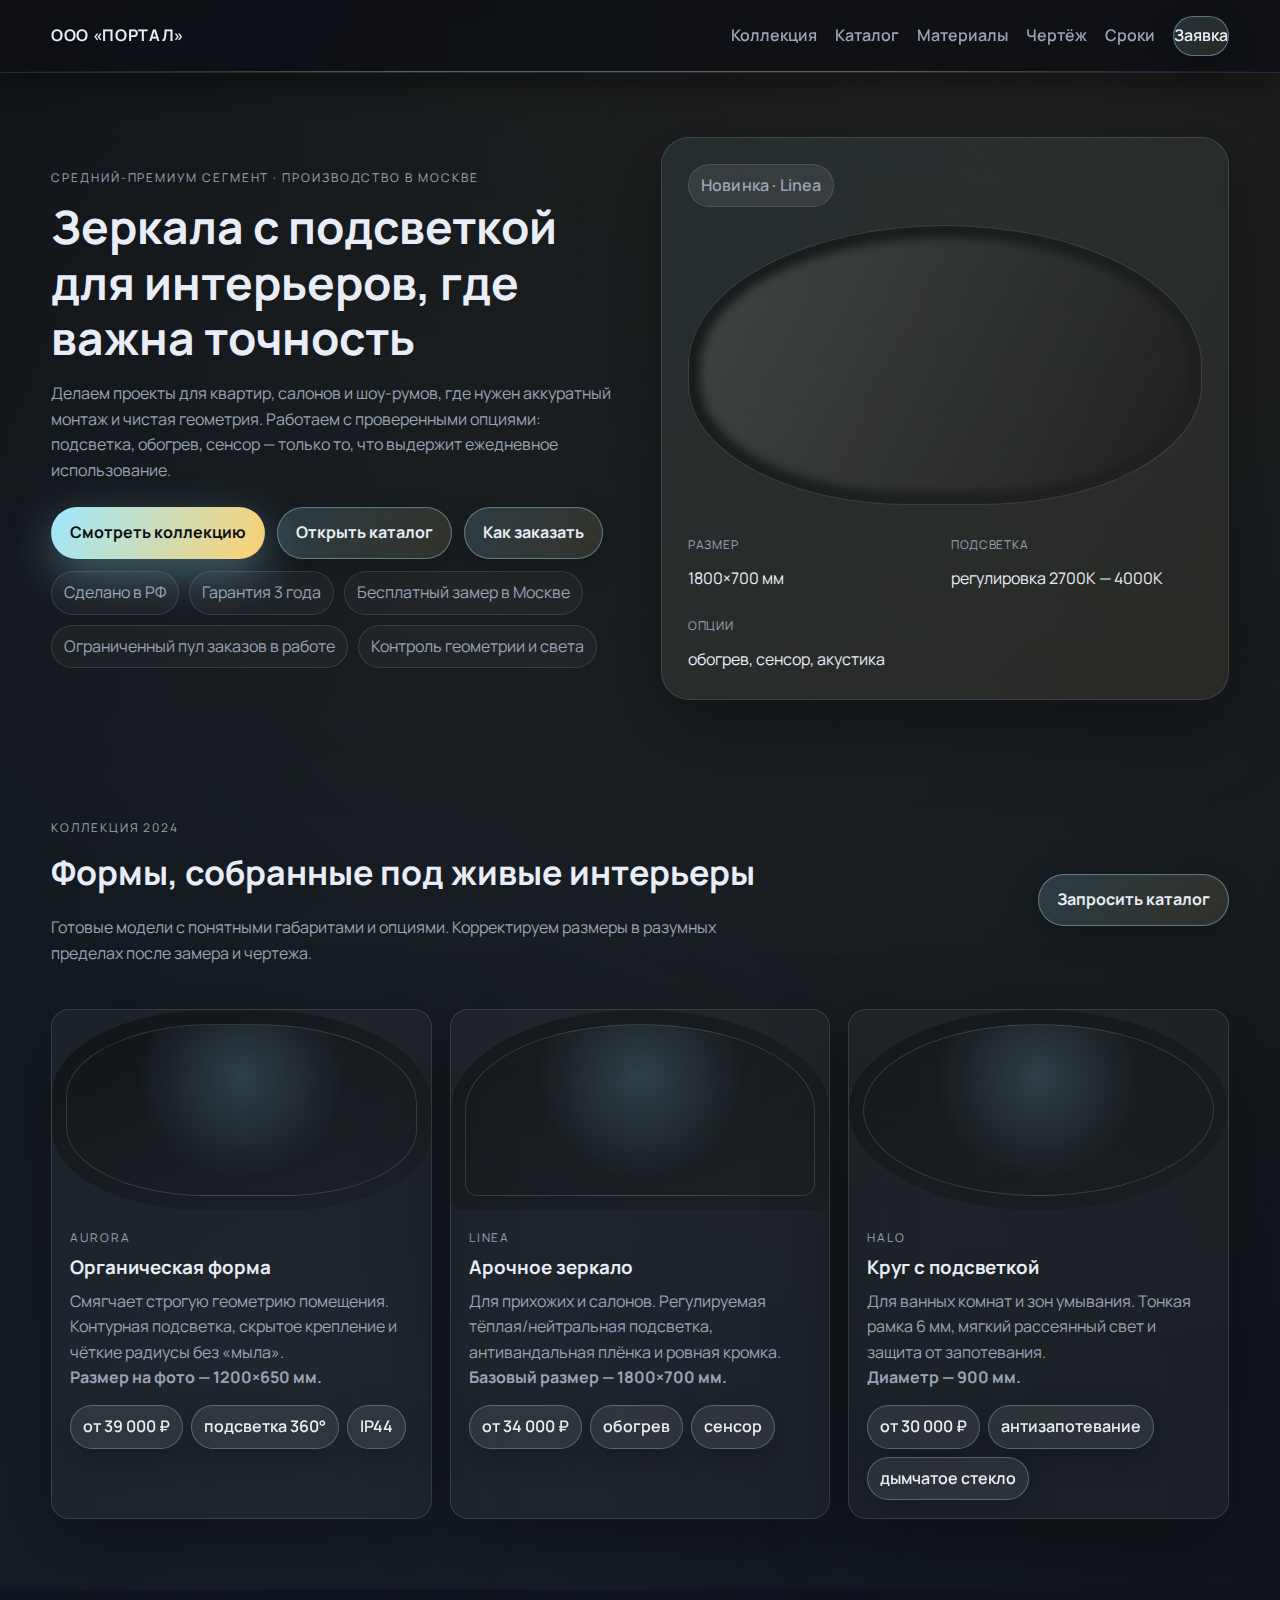
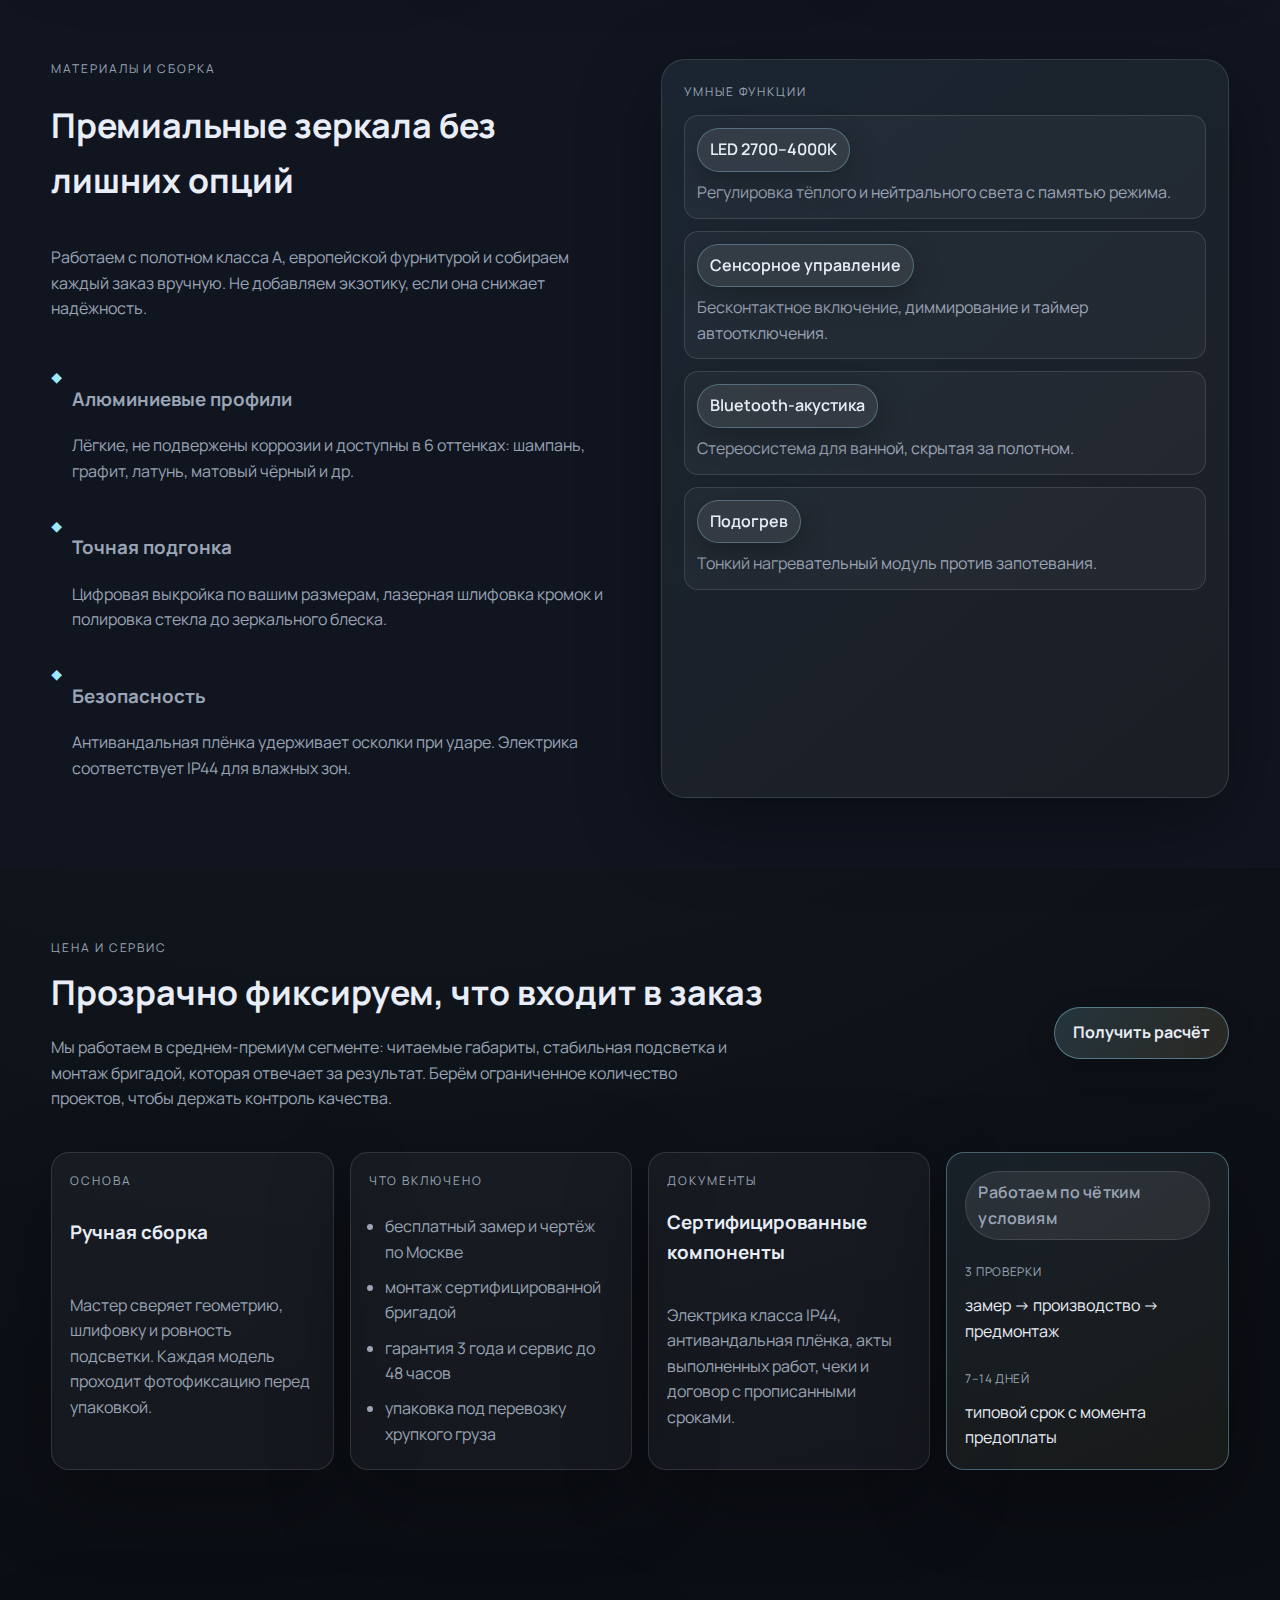
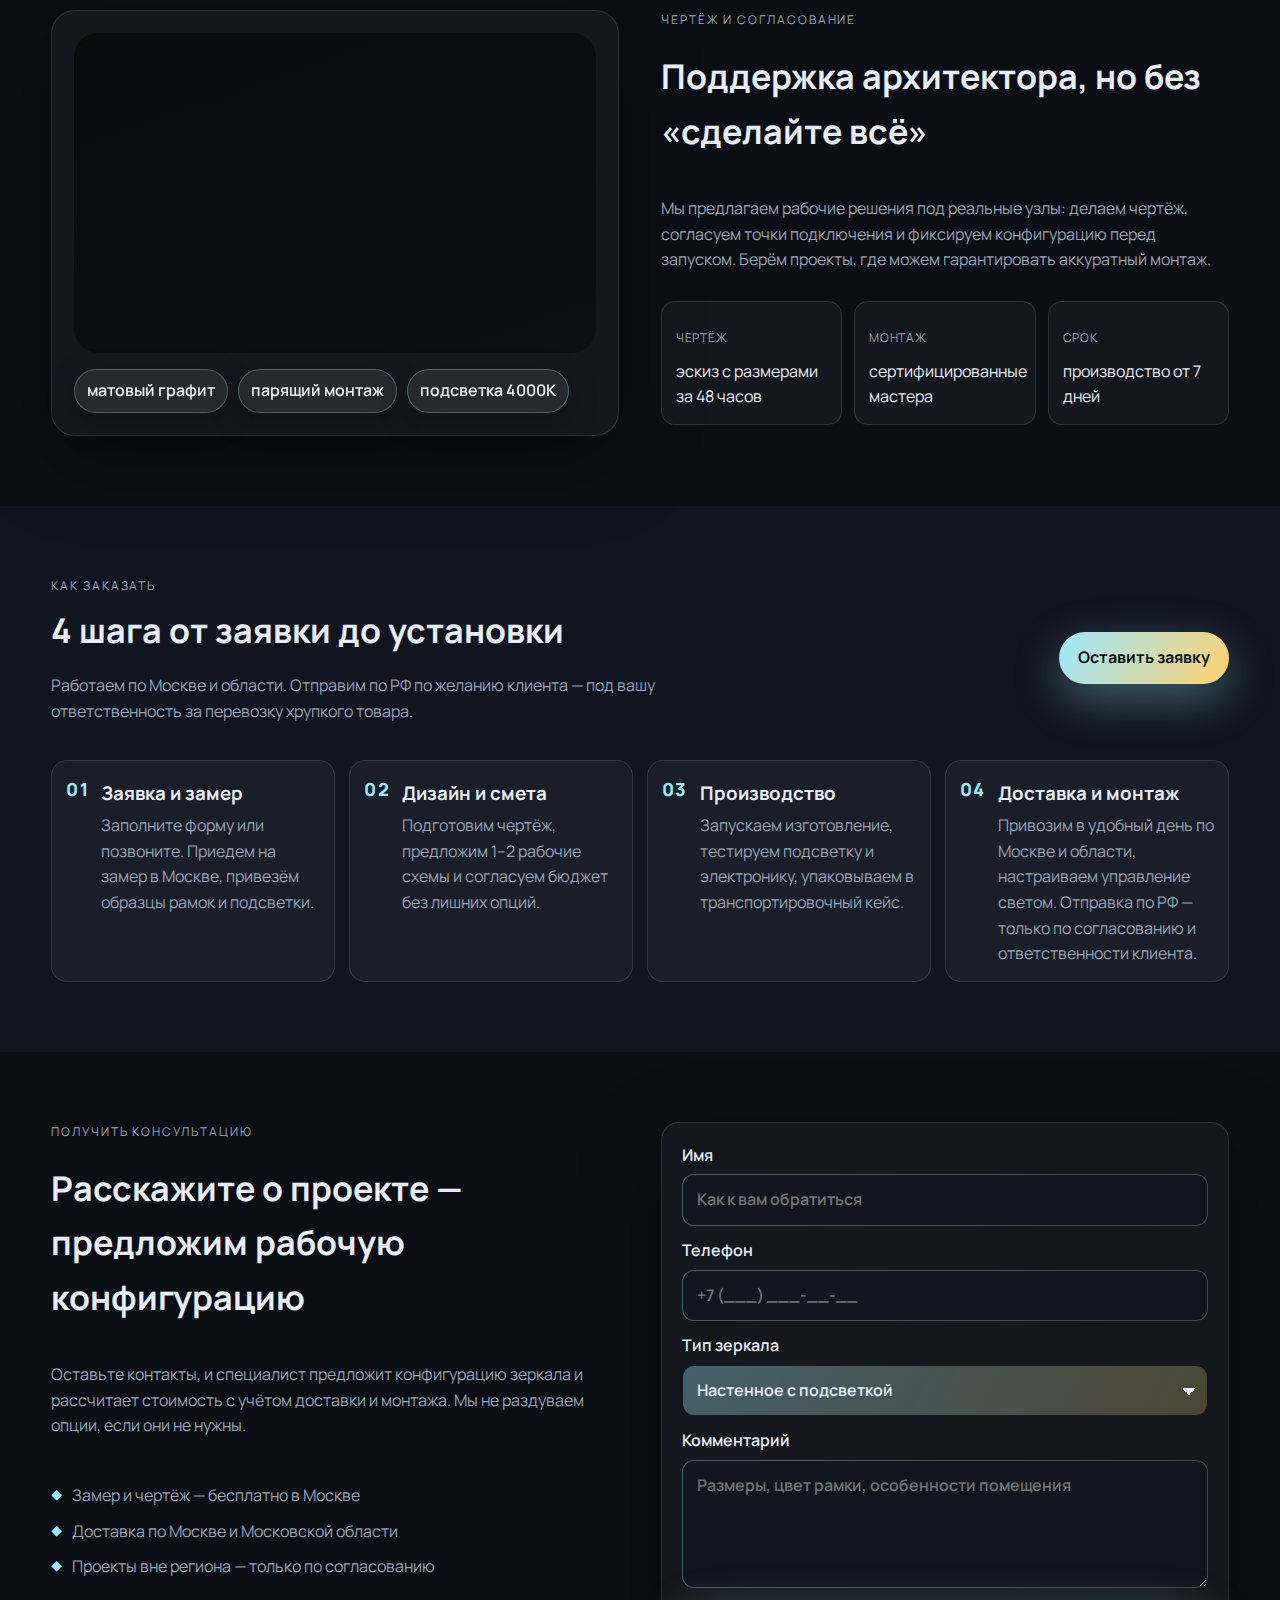
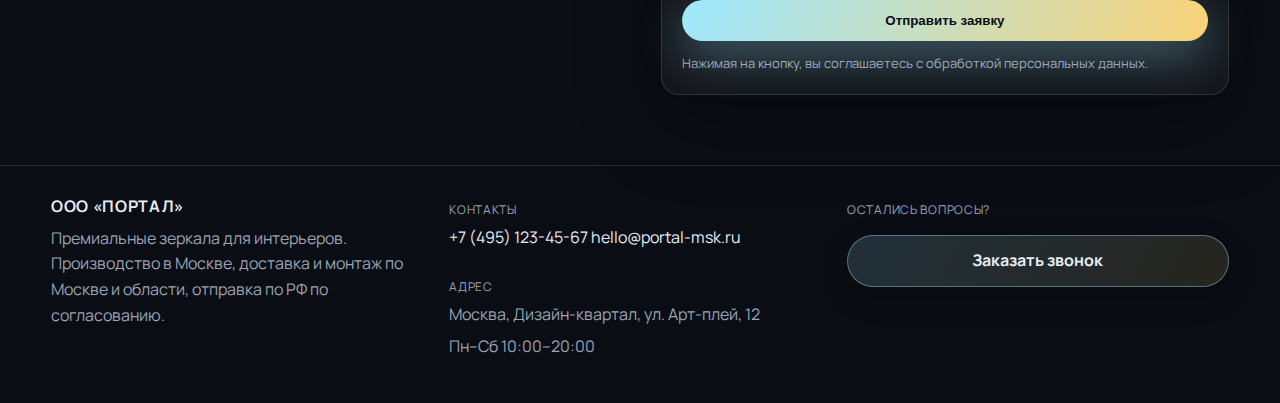
<file: index.html>
<!DOCTYPE html>
<html lang="ru">
<head>
  <meta charset="UTF-8">
  <meta name="viewport" content="width=device-width, initial-scale=1.0">
  <title>ООО «Портал» | Премиальные зеркала для интерьера</title>
  <link rel="preconnect" href="https://fonts.googleapis.com">
  <link rel="preconnect" href="https://fonts.gstatic.com" crossorigin>
  <link href="https://fonts.googleapis.com/css2?family=Manrope:wght@400;500;600;700&display=swap" rel="stylesheet">
  <link rel="stylesheet" href="styles.css">
</head>
<body>
  <header class="topbar">
    <div class="container">
      <div class="logo">ООО «Портал»</div>
      <nav class="nav">
        <a href="#collection">Коллекция</a>
        <a href="catalog.html">Каталог</a>
        <a href="#benefits">Материалы</a>
        <a href="#designer">Чертёж</a>
        <a href="#process">Сроки</a>
        <a class="button ghost" href="#contact">Заявка</a>
      </nav>
    </div>
  </header>

  <main>
    <section class="hero" id="top">
      <div class="container grid">
        <div class="hero__content">
          <p class="eyebrow">Средний-премиум сегмент · Производство в Москве</p>
          <h1>Зеркала с подсветкой для интерьеров, где важна точность</h1>
          <p class="lede">Делаем проекты для квартир, салонов и шоу-румов, где нужен аккуратный монтаж и чистая геометрия. Работаем с проверенными опциями: подсветка, обогрев, сенсор — только то, что выдержит ежедневное использование.</p>
          <div class="hero__actions">
            <a class="button" href="#collection">Смотреть коллекцию</a>
            <a class="button ghost" href="catalog.html">Открыть каталог</a>
            <a class="button ghost" href="#process">Как заказать</a>
          </div>
          <div class="badges">
            <span>Сделано в РФ</span>
            <span>Гарантия 3 года</span>
            <span>Бесплатный замер в Москве</span>
            <span>Ограниченный пул заказов в работе</span>
            <span>Контроль геометрии и света</span>
          </div>
        </div>
        <div class="hero__visual">
          <div class="hero__card">
            <div class="pill">Новинка · Linea</div>
            <div class="mirror-shape"></div>
            <div class="hero__meta">
              <div>
                <p class="label">Размер</p>
                <p class="value">1800×700 мм</p>
              </div>
              <div>
                <p class="label">Подсветка</p>
                <p class="value">регулировка 2700K — 4000K</p>
              </div>
              <div>
                <p class="label">Опции</p>
                <p class="value">обогрев, сенсор, акустика</p>
              </div>
            </div>
          </div>
        </div>
      </div>
    </section>

    <section class="section" id="collection">
      <div class="container">
        <div class="section__head">
          <div>
            <p class="eyebrow">Коллекция 2024</p>
            <h2>Формы, собранные под живые интерьеры</h2>
            <p class="lede">Готовые модели с понятными габаритами и опциями. Корректируем размеры в разумных пределах после замера и чертежа.</p>
          </div>
          <a class="button ghost" href="#contact">Запросить каталог</a>
        </div>
        <div class="cards">
          <article class="card">
            <div class="card__image oval"></div>
            <div class="card__body">
              <div>
                <p class="eyebrow">Aurora</p>
                <h3>Органическая форма</h3>
                <p>Смягчает строгую геометрию помещения. Контурная подсветка, скрытое крепление и чёткие радиусы без «мыла».</p>
                <p class="size">Размер на фото — 1200×650 мм.</p>
              </div>
              <div class="chip-row">
                <span class="chip">от 39 000 ₽</span>
                <span class="chip">подсветка 360°</span>
                <span class="chip">IP44</span>
              </div>
            </div>
          </article>
          <article class="card">
            <div class="card__image arch"></div>
            <div class="card__body">
              <div>
                <p class="eyebrow">Linea</p>
                <h3>Арочное зеркало</h3>
                <p>Для прихожих и салонов. Регулируемая тёплая/нейтральная подсветка, антивандальная плёнка и ровная кромка.</p>
                <p class="size">Базовый размер — 1800×700 мм.</p>
              </div>
              <div class="chip-row">
                <span class="chip">от 34 000 ₽</span>
                <span class="chip">обогрев</span>
                <span class="chip">сенсор</span>
              </div>
            </div>
          </article>
          <article class="card">
            <div class="card__image round"></div>
            <div class="card__body">
              <div>
                <p class="eyebrow">Halo</p>
                <h3>Круг с подсветкой</h3>
                <p>Для ванных комнат и зон умывания. Тонкая рамка 6 мм, мягкий рассеянный свет и защита от запотевания.</p>
                <p class="size">Диаметр — 900 мм.</p>
              </div>
              <div class="chip-row">
                <span class="chip">от 30 000 ₽</span>
                <span class="chip">антизапотевание</span>
                <span class="chip">дымчатое стекло</span>
              </div>
            </div>
          </article>
        </div>
      </div>
    </section>

    <section class="section muted" id="benefits">
      <div class="container grid two-col">
        <div class="stack">
          <p class="eyebrow">Материалы и сборка</p>
          <h2>Премиальные зеркала без лишних опций</h2>
          <p class="lede">Работаем с полотном класса A, европейской фурнитурой и собираем каждый заказ вручную. Не добавляем экзотику, если она снижает надёжность.</p>
          <ul class="feature-list">
            <li>
              <span class="icon">◆</span>
              <div>
                <h3>Алюминиевые профили</h3>
                <p>Лёгкие, не подвержены коррозии и доступны в 6 оттенках: шампань, графит, латунь, матовый чёрный и др.</p>
              </div>
            </li>
            <li>
              <span class="icon">◆</span>
              <div>
                <h3>Точная подгонка</h3>
                <p>Цифровая выкройка по вашим размерам, лазерная шлифовка кромок и полировка стекла до зеркального блеска.</p>
              </div>
            </li>
            <li>
              <span class="icon">◆</span>
              <div>
                <h3>Безопасность</h3>
                <p>Антивандальная плёнка удерживает осколки при ударе. Электрика соответствует IP44 для влажных зон.</p>
              </div>
            </li>
          </ul>
        </div>
        <div class="glass-panel">
          <p class="eyebrow">Умные функции</p>
          <ul class="chip-column">
            <li><span class="chip">LED 2700–4000K</span><p>Регулировка тёплого и нейтрального света с памятью режима.</p></li>
            <li><span class="chip">Сенсорное управление</span><p>Бесконтактное включение, диммирование и таймер автоотключения.</p></li>
            <li><span class="chip">Bluetooth-акустика</span><p>Стереосистема для ванной, скрытая за полотном.</p></li>
            <li><span class="chip">Подогрев</span><p>Тонкий нагревательный модуль против запотевания.</p></li>
          </ul>
        </div>
      </div>
    </section>

    <section class="section" id="objections">
      <div class="container">
        <div class="section__head">
          <div>
            <p class="eyebrow">Цена и сервис</p>
            <h2>Прозрачно фиксируем, что входит в заказ</h2>
            <p class="lede">Мы работаем в среднем-премиум сегменте: читаемые габариты, стабильная подсветка и монтаж бригадой, которая отвечает за результат. Берём ограниченное количество проектов, чтобы держать контроль качества.</p>
          </div>
          <a class="button ghost" href="#contact">Получить расчёт</a>
        </div>
        <div class="trust-grid">
          <article class="trust-card">
            <p class="eyebrow">Основа</p>
            <h3>Ручная сборка</h3>
            <p>Мастер сверяет геометрию, шлифовку и ровность подсветки. Каждая модель проходит фотофиксацию перед упаковкой.</p>
          </article>
          <article class="trust-card">
            <p class="eyebrow">Что включено</p>
            <ul>
              <li>бесплатный замер и чертёж по Москве</li>
              <li>монтаж сертифицированной бригадой</li>
              <li>гарантия 3 года и сервис до 48 часов</li>
              <li>упаковка под перевозку хрупкого груза</li>
            </ul>
          </article>
          <article class="trust-card">
            <p class="eyebrow">Документы</p>
            <h3>Сертифицированные компоненты</h3>
            <p>Электрика класса IP44, антивандальная плёнка, акты выполненных работ, чеки и договор с прописанными сроками.</p>
          </article>
          <article class="trust-card highlight">
            <div class="pill">Работаем по чётким условиям</div>
            <div class="metrics">
              <div>
                <p class="label">3 проверки</p>
                <p class="value">замер → производство → предмонтаж</p>
              </div>
              <div>
                <p class="label">7–14 дней</p>
                <p class="value">типовой срок с момента предоплаты</p>
              </div>
            </div>
          </article>
        </div>
      </div>
    </section>

    <section class="section" id="designer">
      <div class="container grid two-col">
        <div class="showcase">
          <div class="showcase__frame">
            <div class="showcase__mirror"></div>
            <div class="showcase__accent"></div>
          </div>
          <div class="showcase__tags">
            <span class="chip">матовый графит</span>
            <span class="chip">парящий монтаж</span>
            <span class="chip">подсветка 4000K</span>
          </div>
        </div>
        <div class="stack">
          <p class="eyebrow">Чертёж и согласование</p>
          <h2>Поддержка архитектора, но без «сделайте всё»</h2>
          <p class="lede">Мы предлагаем рабочие решения под реальные узлы: делаем чертёж, согласуем точки подключения и фиксируем конфигурацию перед запуском. Берём проекты, где можем гарантировать аккуратный монтаж.</p>
          <div class="pill-grid">
            <div class="pill-card">
              <p class="label">Чертёж</p>
              <p class="value">эскиз с размерами за 48 часов</p>
            </div>
            <div class="pill-card">
              <p class="label">Монтаж</p>
              <p class="value">сертифицированные мастера</p>
            </div>
            <div class="pill-card">
              <p class="label">Срок</p>
              <p class="value">производство от 7 дней</p>
            </div>
          </div>
        </div>
      </div>
    </section>

    <section class="section muted" id="process">
      <div class="container">
        <div class="section__head">
          <div>
            <p class="eyebrow">Как заказать</p>
            <h2>4 шага от заявки до установки</h2>
            <p class="lede">Работаем по Москве и области. Отправим по РФ по желанию клиента — под вашу ответственность за перевозку хрупкого товара.</p>
          </div>
          <a class="button" href="#contact">Оставить заявку</a>
        </div>
        <div class="steps">
          <div class="step">
            <span class="step__index">01</span>
            <div>
              <h3>Заявка и замер</h3>
              <p>Заполните форму или позвоните. Приедем на замер в Москве, привезём образцы рамок и подсветки.</p>
            </div>
          </div>
          <div class="step">
            <span class="step__index">02</span>
            <div>
              <h3>Дизайн и смета</h3>
              <p>Подготовим чертёж, предложим 1–2 рабочие схемы и согласуем бюджет без лишних опций.</p>
            </div>
          </div>
          <div class="step">
            <span class="step__index">03</span>
            <div>
              <h3>Производство</h3>
              <p>Запускаем изготовление, тестируем подсветку и электронику, упаковываем в транспортировочный кейс.</p>
            </div>
          </div>
          <div class="step">
            <span class="step__index">04</span>
            <div>
              <h3>Доставка и монтаж</h3>
              <p>Привозим в удобный день по Москве и области, настраиваем управление светом. Отправка по РФ — только по согласованию и ответственности клиента.</p>
            </div>
          </div>
        </div>
      </div>
    </section>

    <section class="section" id="contact">
      <div class="container grid two-col">
        <div class="stack">
          <p class="eyebrow">Получить консультацию</p>
          <h2>Расскажите о проекте — предложим рабочую конфигурацию</h2>
          <p class="lede">Оставьте контакты, и специалист предложит конфигурацию зеркала и рассчитает стоимость с учётом доставки и монтажа. Мы не раздуваем опции, если они не нужны.</p>
          <ul class="feature-list compact">
            <li><span class="icon">◆</span>Замер и чертёж — бесплатно в Москве</li>
            <li><span class="icon">◆</span>Доставка по Москве и Московской области</li>
            <li><span class="icon">◆</span>Проекты вне региона — только по согласованию</li>
          </ul>
        </div>
        <form class="form">
          <label>
            Имя
            <input type="text" name="name" placeholder="Как к вам обратиться" required>
          </label>
          <label>
            Телефон
            <input type="tel" name="phone" placeholder="+7 (___) ___-__-__" required>
          </label>
          <label>
            Тип зеркала
            <select name="type">
              <option>Настенное с подсветкой</option>
              <option>Напольное дизайнерское</option>
              <option>Для ванной комнаты</option>
              <option>По индивидуальному эскизу</option>
            </select>
          </label>
          <label>
            Комментарий
            <textarea name="comment" rows="4" placeholder="Размеры, цвет рамки, особенности помещения"></textarea>
          </label>
          <button type="submit" class="button">Отправить заявку</button>
          <p class="form__note">Нажимая на кнопку, вы соглашаетесь с обработкой персональных данных.</p>
        </form>
      </div>
    </section>
  </main>

  <footer class="footer">
    <div class="container footer__grid">
      <div>
        <div class="logo">ООО «Портал»</div>
        <p>Премиальные зеркала для интерьеров. Производство в Москве, доставка и монтаж по Москве и области, отправка по РФ по согласованию.</p>
      </div>
      <div class="footer__links">
        <div>
          <p class="label">Контакты</p>
          <a href="tel:+74951234567">+7 (495) 123-45-67</a>
          <a href="mailto:hello@portal-msk.ru">hello@portal-msk.ru</a>
        </div>
        <div>
          <p class="label">Адрес</p>
          <p>Москва, Дизайн-квартал, ул. Арт-плей, 12</p>
          <p>Пн–Сб 10:00–20:00</p>
        </div>
      </div>
      <div class="footer__cta">
        <p class="label">Остались вопросы?</p>
        <a class="button ghost" href="#contact">Заказать звонок</a>
      </div>
    </div>
  </footer>

  <script>
    const navLinks = document.querySelectorAll('a[href^="#"]');
    navLinks.forEach((link) => {
      link.addEventListener('click', (event) => {
        const targetId = link.getAttribute('href');
        if (targetId.length > 1) {
          event.preventDefault();
          const section = document.querySelector(targetId);
          section?.scrollIntoView({ behavior: 'smooth' });
        }
      });
    });
  </script>
</body>
</html>
</file>
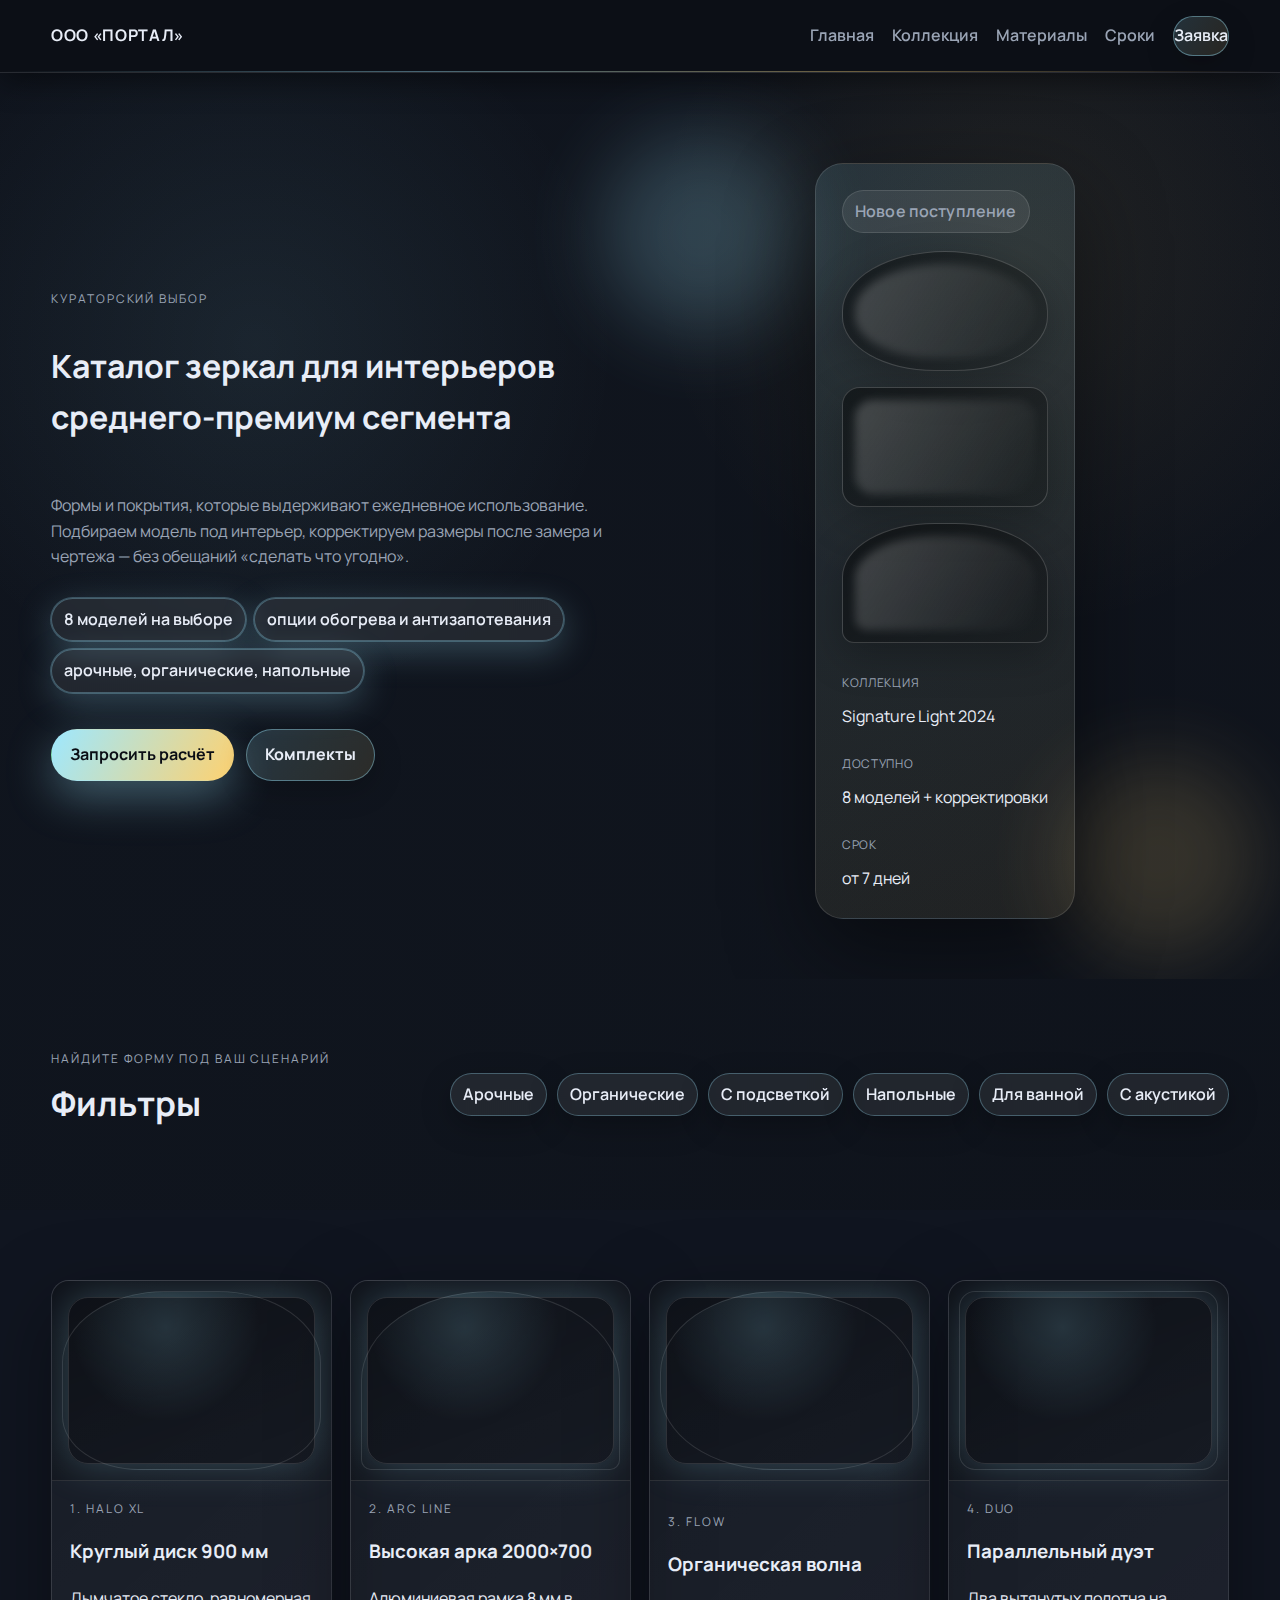
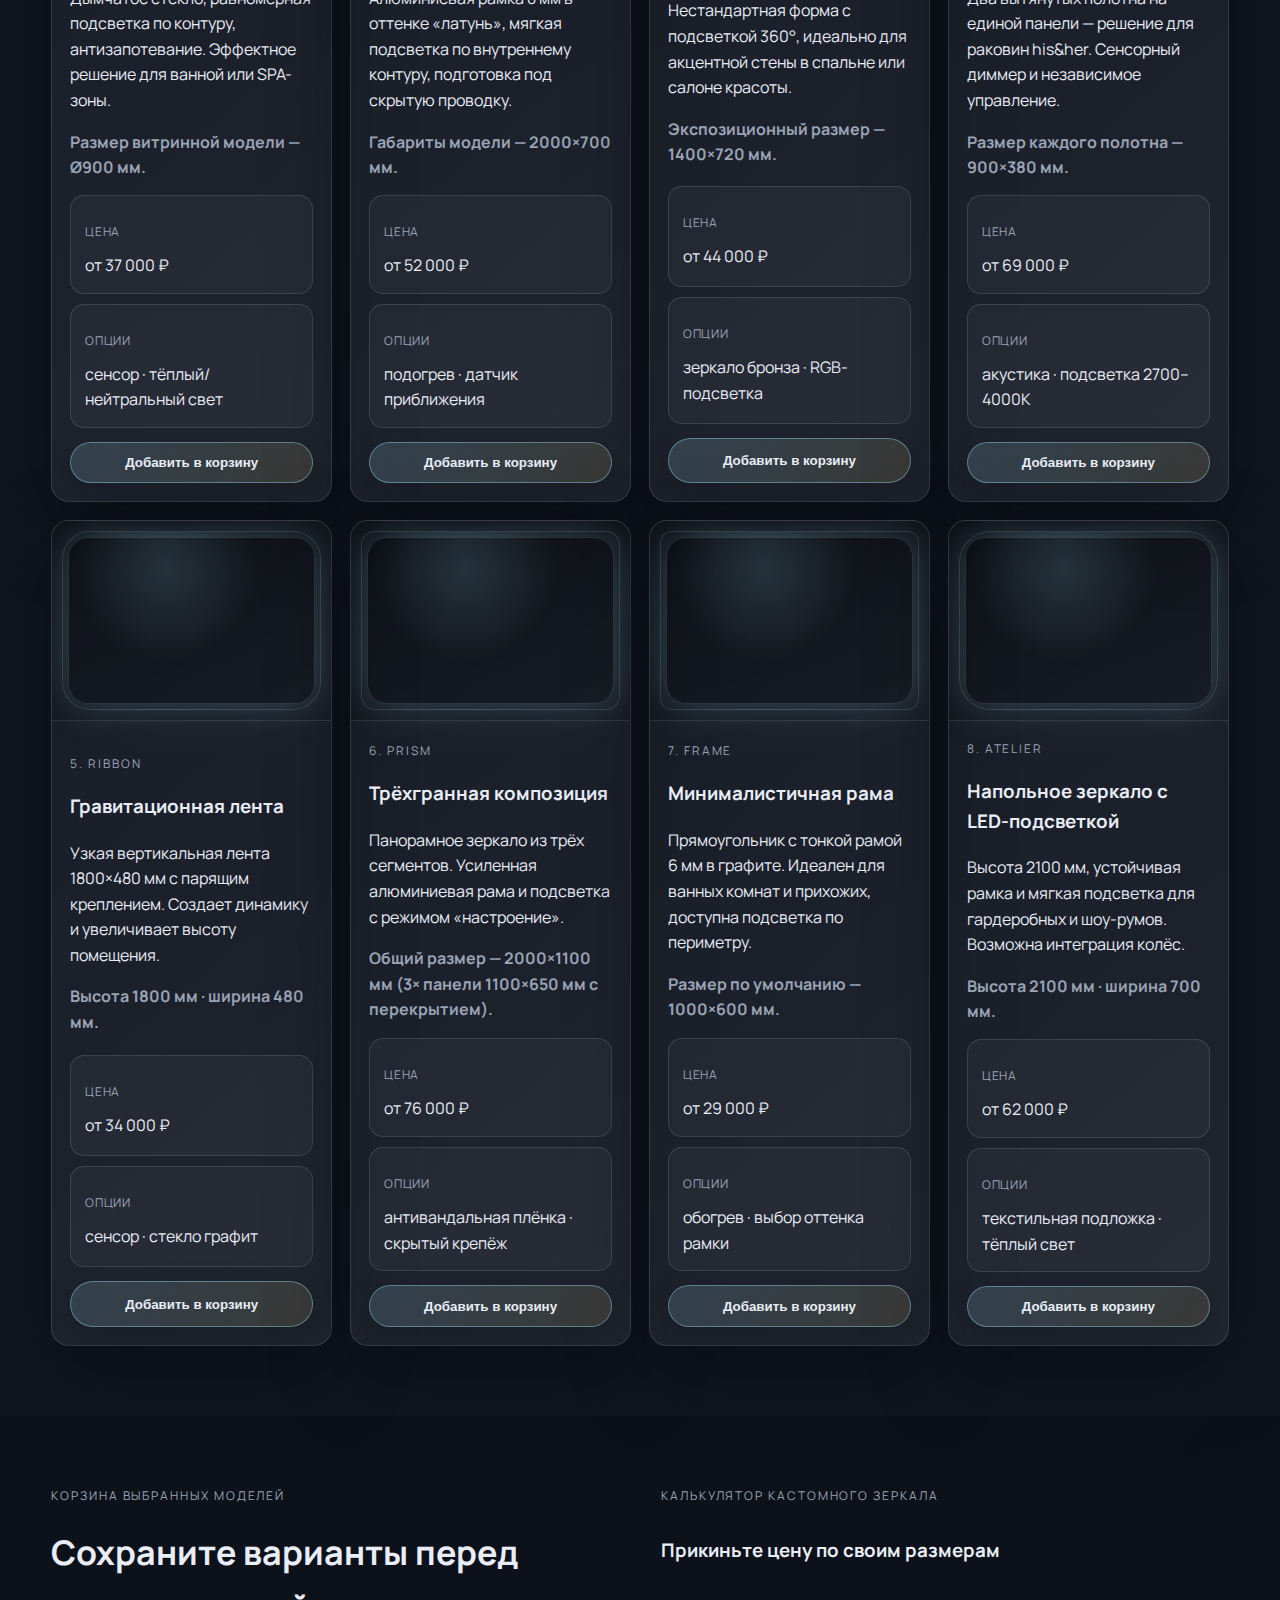
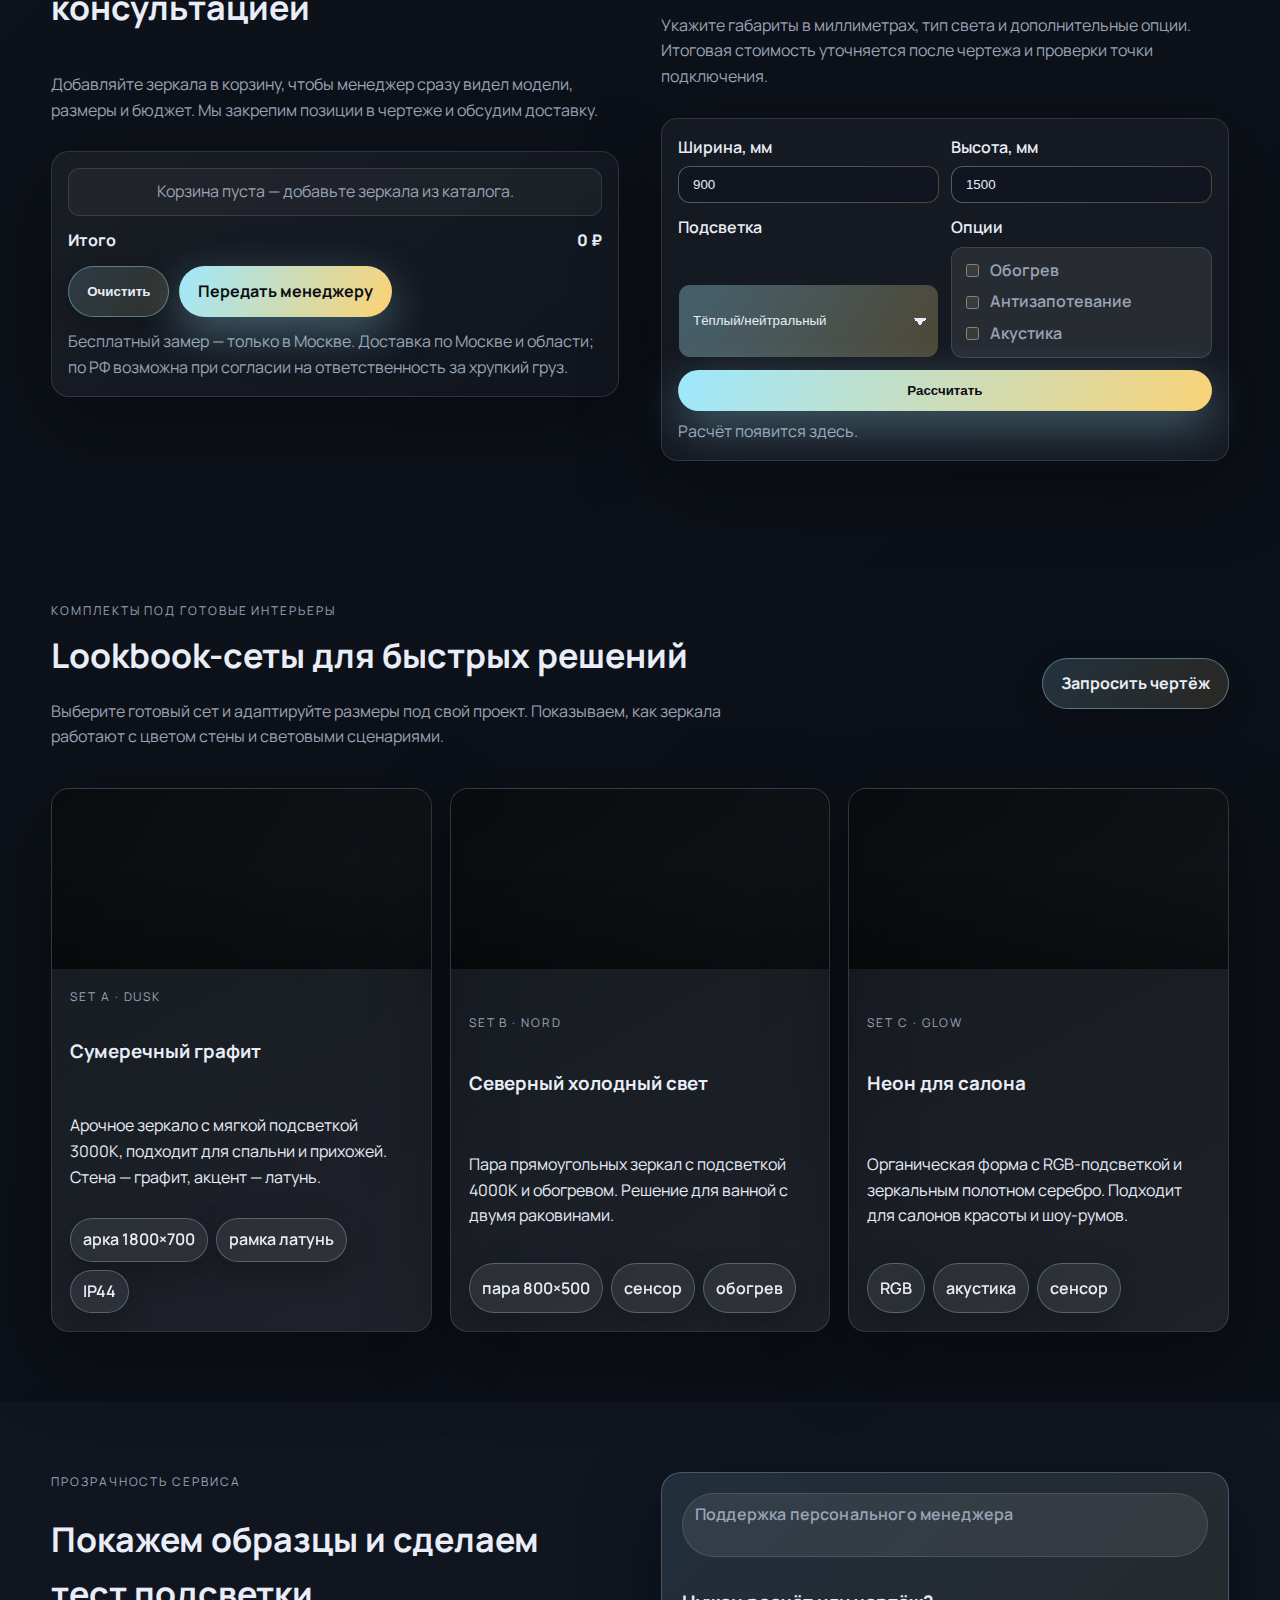
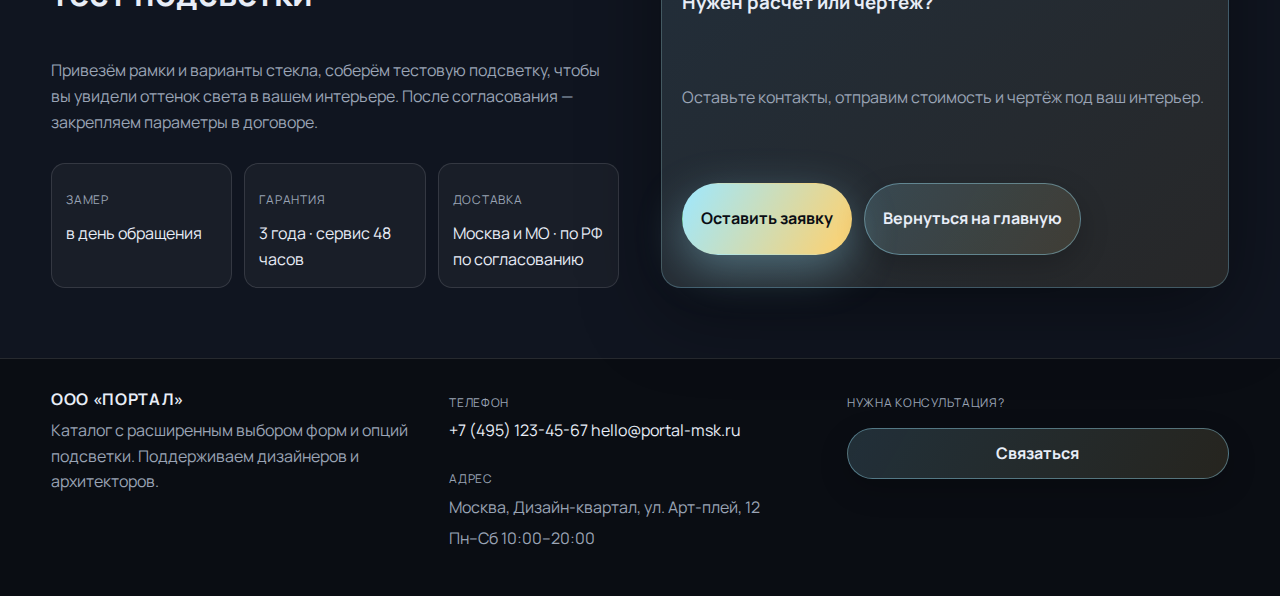
<file: catalog.html>
<!DOCTYPE html>
<html lang="ru">
<head>
  <meta charset="UTF-8">
  <meta name="viewport" content="width=device-width, initial-scale=1.0">
  <title>Каталог зеркал | ООО «Портал»</title>
  <link rel="preconnect" href="https://fonts.googleapis.com">
  <link rel="preconnect" href="https://fonts.gstatic.com" crossorigin>
  <link href="https://fonts.googleapis.com/css2?family=Manrope:wght@400;500;600;700&display=swap" rel="stylesheet">
  <link rel="stylesheet" href="styles.css">
</head>
<body class="page-catalog">
  <header class="topbar">
    <div class="container">
      <div class="logo">ООО «Портал»</div>
      <nav class="nav">
        <a href="index.html#top">Главная</a>
        <a href="index.html#collection">Коллекция</a>
        <a href="index.html#benefits">Материалы</a>
        <a href="index.html#process">Сроки</a>
        <a class="button ghost" href="index.html#contact">Заявка</a>
      </nav>
    </div>
  </header>

  <main>
    <section class="catalog-hero" id="catalog">
      <div class="container grid two-col">
        <div class="stack">
          <p class="eyebrow">Кураторский выбор</p>
          <h1>Каталог зеркал для интерьеров среднего-премиум сегмента</h1>
          <p class="lede">Формы и покрытия, которые выдерживают ежедневное использование. Подбираем модель под интерьер, корректируем размеры после замера и чертежа — без обещаний «сделать что угодно».</p>
          <div class="chip-row glow-row">
            <span class="chip">8 моделей на выборе</span>
            <span class="chip">опции обогрева и антизапотевания</span>
            <span class="chip">арочные, органические, напольные</span>
          </div>
          <div class="hero__actions">
            <a class="button" href="index.html#contact">Запросить расчёт</a>
            <a class="button ghost" href="#sets">Комплекты</a>
          </div>
        </div>
        <div class="catalog-hero__visual">
          <div class="orb orb--left"></div>
          <div class="orb orb--right"></div>
          <div class="catalog-hero__card floating">
            <div class="pill">Новое поступление</div>
            <div class="mirror-stack">
              <div class="mirror mirror--halo"></div>
              <div class="mirror mirror--edge"></div>
              <div class="mirror mirror--arch"></div>
            </div>
            <div class="hero__meta">
              <div>
                <p class="label">Коллекция</p>
                <p class="value">Signature Light 2024</p>
              </div>
              <div>
                <p class="label">Доступно</p>
                <p class="value">8 моделей + корректировки</p>
              </div>
              <div>
                <p class="label">Срок</p>
                <p class="value">от 7 дней</p>
              </div>
            </div>
          </div>
        </div>
      </div>
    </section>

    <section class="section" aria-label="Фильтры каталога">
      <div class="container">
        <div class="section__head">
          <div>
            <p class="eyebrow">Найдите форму под ваш сценарий</p>
            <h2>Фильтры</h2>
          </div>
          <div class="chip-row filter-row">
            <span class="chip">Арочные</span>
            <span class="chip">Органические</span>
            <span class="chip">С подсветкой</span>
            <span class="chip">Напольные</span>
            <span class="chip">Для ванной</span>
            <span class="chip">С акустикой</span>
          </div>
        </div>
      </div>
    </section>

    <section class="section muted" aria-label="Каталог товаров">
      <div class="container catalog-grid">
        <article class="catalog-card">
          <div class="catalog-card__image smooth" data-accent="#9ee8ff">
            <div class="glow-line"></div>
          </div>
          <div class="catalog-card__body">
            <div>
              <p class="eyebrow">1. Halo XL</p>
              <h3>Круглый диск 900 мм</h3>
              <p>Дымчатое стекло, равномерная подсветка по контуру, антизапотевание. Эффектное решение для ванной или SPA-зоны.</p>
              <p class="size">Размер витринной модели — Ø900 мм.</p>
            </div>
            <div class="catalog-card__footer">
              <div class="pill-card">
                <p class="label">Цена</p>
                <p class="value">от 37 000 ₽</p>
              </div>
              <div class="pill-card">
                <p class="label">Опции</p>
                <p class="value">сенсор · тёплый/нейтральный свет</p>
              </div>
            </div>
            <button class="button ghost add-to-cart" data-name="Halo XL" data-price="37000" data-size="Ø900 мм">Добавить в корзину</button>
          </div>
        </article>

        <article class="catalog-card">
          <div class="catalog-card__image arch" data-accent="#f7d37a">
            <div class="glow-line"></div>
          </div>
          <div class="catalog-card__body">
            <div>
              <p class="eyebrow">2. Arc Line</p>
              <h3>Высокая арка 2000×700</h3>
              <p>Алюминиевая рамка 8 мм в оттенке «латунь», мягкая подсветка по внутреннему контуру, подготовка под скрытую проводку.</p>
              <p class="size">Габариты модели — 2000×700 мм.</p>
            </div>
            <div class="catalog-card__footer">
              <div class="pill-card">
                <p class="label">Цена</p>
                <p class="value">от 52 000 ₽</p>
              </div>
              <div class="pill-card">
                <p class="label">Опции</p>
                <p class="value">подогрев · датчик приближения</p>
              </div>
            </div>
            <button class="button ghost add-to-cart" data-name="Arc Line" data-price="52000" data-size="2000×700 мм">Добавить в корзину</button>
          </div>
        </article>

        <article class="catalog-card">
          <div class="catalog-card__image wave" data-accent="#b7a7ff">
            <div class="glow-line"></div>
          </div>
          <div class="catalog-card__body">
            <div>
              <p class="eyebrow">3. Flow</p>
              <h3>Органическая волна</h3>
              <p>Нестандартная форма с подсветкой 360°, идеально для акцентной стены в спальне или салоне красоты.</p>
              <p class="size">Экспозиционный размер — 1400×720 мм.</p>
            </div>
            <div class="catalog-card__footer">
              <div class="pill-card">
                <p class="label">Цена</p>
                <p class="value">от 44 000 ₽</p>
              </div>
              <div class="pill-card">
                <p class="label">Опции</p>
                <p class="value">зеркало бронза · RGB-подсветка</p>
              </div>
            </div>
            <button class="button ghost add-to-cart" data-name="Flow" data-price="44000" data-size="1400×720 мм">Добавить в корзину</button>
          </div>
        </article>

        <article class="catalog-card">
          <div class="catalog-card__image twin" data-accent="#9ee8ff">
            <div class="glow-line"></div>
          </div>
          <div class="catalog-card__body">
            <div>
              <p class="eyebrow">4. Duo</p>
              <h3>Параллельный дуэт</h3>
              <p>Два вытянутых полотна на единой панели — решение для раковин his&her. Сенсорный диммер и независимое управление.</p>
              <p class="size">Размер каждого полотна — 900×380 мм.</p>
            </div>
            <div class="catalog-card__footer">
              <div class="pill-card">
                <p class="label">Цена</p>
                <p class="value">от 69 000 ₽</p>
              </div>
              <div class="pill-card">
                <p class="label">Опции</p>
                <p class="value">акустика · подсветка 2700–4000K</p>
              </div>
            </div>
            <button class="button ghost add-to-cart" data-name="Duo" data-price="69000" data-size="2×(900×380 мм)">Добавить в корзину</button>
          </div>
        </article>

        <article class="catalog-card">
          <div class="catalog-card__image ribbon" data-accent="#8cd7ff">
            <div class="glow-line"></div>
          </div>
          <div class="catalog-card__body">
            <div>
              <p class="eyebrow">5. Ribbon</p>
              <h3>Гравитационная лента</h3>
              <p>Узкая вертикальная лента 1800×480 мм с парящим креплением. Создает динамику и увеличивает высоту помещения.</p>
              <p class="size">Высота 1800 мм · ширина 480 мм.</p>
            </div>
            <div class="catalog-card__footer">
              <div class="pill-card">
                <p class="label">Цена</p>
                <p class="value">от 34 000 ₽</p>
              </div>
              <div class="pill-card">
                <p class="label">Опции</p>
                <p class="value">сенсор · стекло графит</p>
              </div>
            </div>
            <button class="button ghost add-to-cart" data-name="Ribbon" data-price="34000" data-size="1800×480 мм">Добавить в корзину</button>
          </div>
        </article>

        <article class="catalog-card">
          <div class="catalog-card__image prism" data-accent="#f1a2ff">
            <div class="glow-line"></div>
          </div>
          <div class="catalog-card__body">
            <div>
              <p class="eyebrow">6. Prism</p>
              <h3>Трёхгранная композиция</h3>
              <p>Панорамное зеркало из трёх сегментов. Усиленная алюминиевая рама и подсветка с режимом «настроение».</p>
              <p class="size">Общий размер — 2000×1100 мм (3× панели 1100×650 мм с перекрытием).</p>
            </div>
            <div class="catalog-card__footer">
              <div class="pill-card">
                <p class="label">Цена</p>
                <p class="value">от 76 000 ₽</p>
              </div>
              <div class="pill-card">
                <p class="label">Опции</p>
                <p class="value">антивандальная плёнка · скрытый крепёж</p>
              </div>
            </div>
            <button class="button ghost add-to-cart" data-name="Prism" data-price="76000" data-size="2000×1100 мм">Добавить в корзину</button>
          </div>
        </article>

        <article class="catalog-card">
          <div class="catalog-card__image frame" data-accent="#7de6c2">
            <div class="glow-line"></div>
          </div>
          <div class="catalog-card__body">
            <div>
              <p class="eyebrow">7. Frame</p>
              <h3>Минималистичная рама</h3>
              <p>Прямоугольник с тонкой рамой 6 мм в графите. Идеален для ванных комнат и прихожих, доступна подсветка по периметру.</p>
              <p class="size">Размер по умолчанию — 1000×600 мм.</p>
            </div>
            <div class="catalog-card__footer">
              <div class="pill-card">
                <p class="label">Цена</p>
                <p class="value">от 29 000 ₽</p>
              </div>
              <div class="pill-card">
                <p class="label">Опции</p>
                <p class="value">обогрев · выбор оттенка рамки</p>
              </div>
            </div>
            <button class="button ghost add-to-cart" data-name="Frame" data-price="29000" data-size="1000×600 мм">Добавить в корзину</button>
          </div>
        </article>

        <article class="catalog-card">
          <div class="catalog-card__image floor" data-accent="#9ee8ff">
            <div class="glow-line"></div>
          </div>
          <div class="catalog-card__body">
            <div>
              <p class="eyebrow">8. Atelier</p>
              <h3>Напольное зеркало с LED-подсветкой</h3>
              <p>Высота 2100 мм, устойчивая рамка и мягкая подсветка для гардеробных и шоу-румов. Возможна интеграция колёс.</p>
              <p class="size">Высота 2100 мм · ширина 700 мм.</p>
            </div>
            <div class="catalog-card__footer">
              <div class="pill-card">
                <p class="label">Цена</p>
                <p class="value">от 62 000 ₽</p>
              </div>
              <div class="pill-card">
                <p class="label">Опции</p>
                <p class="value">текстильная подложка · тёплый свет</p>
              </div>
            </div>
            <button class="button ghost add-to-cart" data-name="Atelier" data-price="62000" data-size="2100×700 мм">Добавить в корзину</button>
          </div>
        </article>
      </div>
    </section>

    <section class="section" id="cart">
      <div class="container grid two-col align-center">
        <div class="stack">
          <p class="eyebrow">Корзина выбранных моделей</p>
          <h2>Сохраните варианты перед консультацией</h2>
          <p class="lede">Добавляйте зеркала в корзину, чтобы менеджер сразу видел модели, размеры и бюджет. Мы закрепим позиции в чертеже и обсудим доставку.</p>
          <div class="cart-box">
            <ul id="cart-items" class="cart-items">
              <li class="empty">Корзина пуста — добавьте зеркала из каталога.</li>
            </ul>
            <div class="cart-total-row">
              <span>Итого</span>
              <strong id="cart-total">0 ₽</strong>
            </div>
            <div class="cart-actions">
              <button type="button" class="button ghost" id="clear-cart">Очистить</button>
              <a class="button" href="index.html#contact">Передать менеджеру</a>
            </div>
            <p class="note">Бесплатный замер — только в Москве. Доставка по Москве и области; по РФ возможна при согласии на ответственность за хрупкий груз.</p>
          </div>
        </div>
        <div class="stack">
          <p class="eyebrow">Калькулятор кастомного зеркала</p>
          <h3>Прикиньте цену по своим размерам</h3>
          <p class="lede">Укажите габариты в миллиметрах, тип света и дополнительные опции. Итоговая стоимость уточняется после чертежа и проверки точки подключения.</p>
          <form class="calculator" id="custom-calculator">
            <div class="calculator__grid">
              <label>Ширина, мм<input type="number" name="width" min="400" max="2400" value="900" required></label>
              <label>Высота, мм<input type="number" name="height" min="500" max="2400" value="1500" required></label>
              <label>Подсветка
                <select name="light">
                  <option value="standard">Тёплый/нейтральный</option>
                  <option value="rgb">RGB</option>
                  <option value="none">Без подсветки</option>
                </select>
              </label>
              <label>Опции
                <div class="checkboxes">
                  <label><input type="checkbox" name="heat"> Обогрев</label>
                  <label><input type="checkbox" name="anti-fog"> Антизапотевание</label>
                  <label><input type="checkbox" name="acoustic"> Акустика</label>
                </div>
              </label>
            </div>
            <div class="calculator__actions">
              <button type="submit" class="button">Рассчитать</button>
              <p class="note" id="calc-result">Расчёт появится здесь.</p>
            </div>
          </form>
        </div>
      </div>
    </section>

    <section class="section" id="sets">
      <div class="container section__head">
        <div>
          <p class="eyebrow">Комплекты под готовые интерьеры</p>
          <h2>Lookbook-сеты для быстрых решений</h2>
          <p class="lede">Выберите готовый сет и адаптируйте размеры под свой проект. Показываем, как зеркала работают с цветом стены и световыми сценариями.</p>
        </div>
        <a class="button ghost" href="index.html#contact">Запросить чертёж</a>
      </div>
      <div class="container lookbook-grid">
        <article class="lookbook-card">
          <div class="lookbook-card__image dusk"></div>
          <div class="lookbook-card__body">
            <p class="eyebrow">Set A · Dusk</p>
            <h3>Сумеречный графит</h3>
            <p>Арочное зеркало с мягкой подсветкой 3000K, подходит для спальни и прихожей. Стена — графит, акцент — латунь.</p>
            <div class="chip-row">
              <span class="chip">арка 1800×700</span>
              <span class="chip">рамка латунь</span>
              <span class="chip">IP44</span>
            </div>
          </div>
        </article>
        <article class="lookbook-card">
          <div class="lookbook-card__image nord"></div>
          <div class="lookbook-card__body">
            <p class="eyebrow">Set B · Nord</p>
            <h3>Северный холодный свет</h3>
            <p>Пара прямоугольных зеркал с подсветкой 4000K и обогревом. Решение для ванной с двумя раковинами.</p>
            <div class="chip-row">
              <span class="chip">пара 800×500</span>
              <span class="chip">сенсор</span>
              <span class="chip">обогрев</span>
            </div>
          </div>
        </article>
        <article class="lookbook-card">
          <div class="lookbook-card__image glow"></div>
          <div class="lookbook-card__body">
            <p class="eyebrow">Set C · Glow</p>
            <h3>Неон для салона</h3>
            <p>Органическая форма с RGB-подсветкой и зеркальным полотном серебро. Подходит для салонов красоты и шоу-румов.</p>
            <div class="chip-row">
              <span class="chip">RGB</span>
              <span class="chip">акустика</span>
              <span class="chip">сенсор</span>
            </div>
          </div>
        </article>
      </div>
    </section>

    <section class="section muted">
      <div class="container grid two-col align-center">
        <div class="stack">
          <p class="eyebrow">Прозрачность сервиса</p>
          <h2>Покажем образцы и сделаем тест подсветки</h2>
          <p class="lede">Привезём рамки и варианты стекла, соберём тестовую подсветку, чтобы вы увидели оттенок света в вашем интерьере. После согласования — закрепляем параметры в договоре.</p>
          <div class="pill-grid">
            <div class="pill-card">
              <p class="label">Замер</p>
              <p class="value">в день обращения</p>
            </div>
            <div class="pill-card">
              <p class="label">Гарантия</p>
              <p class="value">3 года · сервис 48 часов</p>
            </div>
            <div class="pill-card">
              <p class="label">Доставка</p>
              <p class="value">Москва и МО · по РФ по согласованию</p>
            </div>
          </div>
        </div>
        <div class="cta-panel">
          <div class="pill">Поддержка персонального менеджера</div>
          <h3>Нужен расчёт или чертёж?</h3>
          <p class="lede">Оставьте контакты, отправим стоимость и чертёж под ваш интерьер.</p>
          <div class="hero__actions">
            <a class="button" href="index.html#contact">Оставить заявку</a>
            <a class="button ghost" href="index.html#top">Вернуться на главную</a>
          </div>
        </div>
      </div>
    </section>
  </main>

  <footer class="footer">
    <div class="container footer__grid">
      <div>
        <div class="logo">ООО «Портал»</div>
        <p>Каталог с расширенным выбором форм и опций подсветки. Поддерживаем дизайнеров и архитекторов.</p>
      </div>
      <div class="footer__links">
        <div>
          <p class="label">Телефон</p>
          <a href="tel:+74951234567">+7 (495) 123-45-67</a>
          <a href="mailto:hello@portal-msk.ru">hello@portal-msk.ru</a>
        </div>
        <div>
          <p class="label">Адрес</p>
          <p>Москва, Дизайн-квартал, ул. Арт-плей, 12</p>
          <p>Пн–Сб 10:00–20:00</p>
        </div>
      </div>
      <div class="footer__cta">
        <p class="label">Нужна консультация?</p>
        <a class="button ghost" href="index.html#contact">Связаться</a>
      </div>
    </div>
  </footer>

  <script>
    const catalogCards = document.querySelectorAll('.catalog-card__image');
    catalogCards.forEach((card) => {
      card.addEventListener('mousemove', (event) => {
        const { offsetX, offsetY } = event;
        const { offsetWidth, offsetHeight } = card;
        const rotateX = ((offsetY - offsetHeight / 2) / offsetHeight) * -6;
        const rotateY = ((offsetX - offsetWidth / 2) / offsetWidth) * 6;
        card.style.transform = `rotateX(${rotateX}deg) rotateY(${rotateY}deg)`;
      });
      card.addEventListener('mouseleave', () => {
        card.style.transform = '';
      });
    });

    const cartItems = document.querySelector('#cart-items');
    const cartTotal = document.querySelector('#cart-total');
    const clearCartButton = document.querySelector('#clear-cart');
    const cart = [];
    const currency = new Intl.NumberFormat('ru-RU');

    function renderCart() {
      if (!cartItems || !cartTotal) return;
      cartItems.innerHTML = '';
      if (!cart.length) {
        cartItems.innerHTML = '<li class="empty">Корзина пуста — добавьте зеркала из каталога.</li>';
        cartTotal.textContent = '0 ₽';
        return;
      }
      let total = 0;
      cart.forEach((item, index) => {
        total += item.price;
        const li = document.createElement('li');
        li.innerHTML = `<span>${index + 1}. ${item.name} · ${item.size}</span><strong>${currency.format(item.price)} ₽</strong>`;
        cartItems.appendChild(li);
      });
      cartTotal.textContent = `${currency.format(total)} ₽`;
    }

    document.querySelectorAll('.add-to-cart').forEach((button) => {
      button.addEventListener('click', () => {
        const name = button.dataset.name || 'Зеркало';
        const size = button.dataset.size || '';
        const price = Number(button.dataset.price || 0);
        cart.push({ name, size, price });
        renderCart();
      });
    });

    clearCartButton?.addEventListener('click', () => {
      cart.length = 0;
      renderCart();
    });

    renderCart();

    const calculator = document.querySelector('#custom-calculator');
    const calcResult = document.querySelector('#calc-result');
    calculator?.addEventListener('submit', (event) => {
      event.preventDefault();
      const formData = new FormData(calculator);
      const width = Number(formData.get('width'));
      const height = Number(formData.get('height'));
      const light = formData.get('light');
      const heat = formData.get('heat') === 'on';
      const antiFog = formData.get('anti-fog') === 'on';
      const acoustic = formData.get('acoustic') === 'on';

      const area = Math.max(0.5, (width * height) / 1_000_000);
      let pricePerSqm = 29000;
      if (light === 'rgb') pricePerSqm += 5000;
      if (light === 'none') pricePerSqm -= 3000;

      let total = area * pricePerSqm;
      if (heat) total += 4000;
      if (antiFog) total += 3500;
      if (acoustic) total += 12000;

      const note = `Оценка для ${width}×${height} мм (${area.toFixed(2)} м²). Итоговая стоимость — ~${currency.format(Math.round(total))} ₽.`;
      if (calcResult) calcResult.textContent = note;
    });
  </script>
</body>
</html>
</file>
<file: styles.css>
:root {
  --bg: #0b0e14;
  --bg-alt: #101520;
  --panel: rgba(255, 255, 255, 0.04);
  --panel-strong: rgba(255, 255, 255, 0.08);
  --accent: #9ee8ff;
  --accent-2: #f7d37a;
  --accent-3: #7de6c2;
  --text: #e8edf7;
  --muted: #9aa4b5;
  --border: rgba(255, 255, 255, 0.12);
  --shadow: 0 25px 80px rgba(0, 0, 0, 0.35);
  --radius: 18px;
  --ph-hero: url('https://images.unsplash.com/photo-1505691938895-1758d7feb511?auto=format&fit=crop&w=1000&q=80');
  --ph-organic: url('https://images.unsplash.com/photo-1505691938895-1758d7feb511?auto=format&fit=crop&w=900&q=80');
  --ph-arch: url('https://images.unsplash.com/photo-1505691938895-1758d7feb511?auto=format&fit=crop&w=950&q=80');
  --ph-round: url('https://images.unsplash.com/photo-1505691938895-1758d7feb511?auto=format&fit=crop&w=850&q=80');
  --ph-stack: url('https://images.unsplash.com/photo-1505691938895-1758d7feb511?auto=format&fit=crop&w=800&q=80');
  --ph-catalog-1: url('https://images.unsplash.com/photo-1505691938895-1758d7feb511?auto=format&fit=crop&w=1200&q=80');
  --ph-catalog-2: url('https://images.unsplash.com/photo-1505691938895-1758d7feb511?auto=format&fit=crop&w=1050&q=80');
  --ph-catalog-3: url('https://images.unsplash.com/photo-1505691938895-1758d7feb511?auto=format&fit=crop&w=950&q=80');
  --ph-lookbook: url('https://images.unsplash.com/photo-1505691938895-1758d7feb511?auto=format&fit=crop&w=1100&q=80');
  color-scheme: dark;
}

* { box-sizing: border-box; }
body {
  margin: 0;
  font-family: 'Manrope', 'Inter', system-ui, -apple-system, sans-serif;
  background: radial-gradient(circle at 20% 20%, rgba(158, 232, 255, 0.08), transparent 30%),
              radial-gradient(circle at 80% 0%, rgba(247, 211, 122, 0.08), transparent 26%),
              var(--bg);
  background-size: 140% 140%, auto;
  animation: gradientShift 22s ease-in-out infinite;
  color: var(--text);
  line-height: 1.6;
  min-height: 100vh;
  position: relative;
  overflow-x: hidden;
}

.page-catalog {
  background: linear-gradient(135deg, rgba(15, 20, 30, 0.9), rgba(10, 13, 19, 0.9)),
              radial-gradient(circle at 20% 20%, rgba(158, 232, 255, 0.08), transparent 34%),
              radial-gradient(circle at 80% 0%, rgba(247, 211, 122, 0.08), transparent 30%),
              var(--bg);
  background-size: 140% 140%, auto;
  animation: gradientShift 18s ease-in-out infinite;
}

a { color: inherit; text-decoration: none; }

.container {
  width: min(1200px, 92vw);
  margin: 0 auto;
}

.topbar {
  position: sticky;
  top: 0;
  backdrop-filter: blur(14px);
  background: rgba(11, 14, 20, 0.78);
  border-bottom: 1px solid var(--border);
  box-shadow: 0 8px 30px rgba(0, 0, 0, 0.45);
  z-index: 10;
  position: sticky;
  isolation: isolate;
}

.topbar::after {
  content: '';
  position: absolute;
  inset: auto 0 0;
  height: 1px;
  background: linear-gradient(90deg, transparent, rgba(158, 232, 255, 0.5), rgba(247, 211, 122, 0.5), transparent);
  opacity: 0.8;
}

.topbar .container {
  display: flex;
  align-items: center;
  justify-content: space-between;
  padding: 16px 0;
}

.logo {
  font-weight: 700;
  letter-spacing: 0.04em;
  text-transform: uppercase;
}

.nav { display: flex; align-items: center; gap: 18px; }

.nav a {
  position: relative;
  font-weight: 600;
  color: var(--muted);
  padding: 6px 0;
  transition: color 0.2s ease;
}

.nav a::after {
  content: '';
  position: absolute;
  left: 0;
  bottom: 0;
  width: 100%;
  height: 2px;
  transform: scaleX(0);
  transform-origin: left;
  background: linear-gradient(90deg, var(--accent), var(--accent-3));
  transition: transform 0.25s ease;
}

.nav a:hover { color: var(--text); }
.nav a:hover::after { transform: scaleX(1); }

.button {
  display: inline-flex;
  align-items: center;
  justify-content: center;
  gap: 8px;
  padding: 12px 18px;
  border-radius: 999px;
  font-weight: 700;
  border: 1px solid transparent;
  background: linear-gradient(120deg, var(--accent), var(--accent-2), var(--accent-3));
  background-size: 200%;
  color: #0a0d14;
  box-shadow: 0 15px 45px rgba(158, 232, 255, 0.35);
  transition: transform 0.25s ease, box-shadow 0.25s ease, background-position 0.35s ease;
  position: relative;
  overflow: hidden;
}

.button::after {
  content: '';
  position: absolute;
  inset: -20%;
  background: radial-gradient(circle at 20% 20%, rgba(255, 255, 255, 0.18), transparent 40%);
  opacity: 0;
  pointer-events: none;
  transition: opacity 0.25s ease;
}

.button:hover {
  transform: translateY(-1px);
  box-shadow: 0 24px 60px rgba(158, 232, 255, 0.45);
  background-position: 100% 0;
}

.button:hover::after { opacity: 1; }
.button:active { transform: translateY(0); }
.button:focus-visible { outline: 2px solid rgba(158, 232, 255, 0.5); outline-offset: 2px; }

.button.ghost {
  background: linear-gradient(120deg, rgba(158, 232, 255, 0.16), rgba(247, 211, 122, 0.12));
  color: var(--text);
  border: 1px solid rgba(158, 232, 255, 0.4);
  box-shadow: 0 10px 30px rgba(0, 0, 0, 0.2);
}

.hero {
  padding: 64px 0 48px;
}

.grid {
  display: grid;
  grid-template-columns: repeat(auto-fit, minmax(320px, 1fr));
  gap: 42px;
  align-items: center;
}

.hero__content h1 {
  font-size: clamp(32px, 4vw, 46px);
  line-height: 1.2;
  margin: 12px 0 16px;
}

.hero__content .lede { color: var(--muted); max-width: 620px; }

.hero__actions { display: flex; gap: 12px; margin: 24px 0 12px; flex-wrap: wrap; }

.badges { display: flex; gap: 10px; flex-wrap: wrap; color: var(--muted); }
.badges span {
  border: 1px solid var(--border);
  border-radius: 999px;
  padding: 8px 12px;
  background: var(--panel);
}

.hero__visual { position: relative; }

.hero__card {
  background: linear-gradient(160deg, rgba(158, 232, 255, 0.08), rgba(247, 211, 122, 0.08));
  border: 1px solid var(--border);
  border-radius: 28px;
  padding: 26px;
  box-shadow: var(--shadow);
}

.pill {
  display: inline-flex;
  padding: 8px 12px;
  border-radius: 999px;
  background: var(--panel-strong);
  border: 1px solid var(--border);
  color: var(--muted);
  font-weight: 600;
  letter-spacing: 0.01em;
}

.mirror-shape {
  height: 280px;
  margin: 18px 0;
  border-radius: 70% 70% 60% 60%;
  background: linear-gradient(145deg, rgba(0, 0, 0, 0.4), rgba(0, 0, 0, 0.2)),
              var(--ph-hero);
  background-size: cover;
  background-position: center;
  border: 1px solid rgba(255, 255, 255, 0.15);
  position: relative;
  overflow: hidden;
}

.mirror-shape::after {
  content: '';
  position: absolute;
  inset: 12px;
  border-radius: inherit;
  background: linear-gradient(120deg, rgba(255, 255, 255, 0.18), rgba(255, 255, 255, 0));
  filter: blur(4px);
}

.hero__meta { display: grid; grid-template-columns: repeat(auto-fit, minmax(180px, 1fr)); gap: 12px; color: var(--muted); }
.label { text-transform: uppercase; letter-spacing: 0.06em; font-size: 12px; color: var(--muted); }
.value { margin: 6px 0 0; color: var(--text); }

.section { padding: 70px 0; }
.section.muted { background: var(--bg-alt); }

.section__head { display: flex; justify-content: space-between; align-items: center; gap: 20px; flex-wrap: wrap; }

h2 { margin: 8px 0 10px; font-size: clamp(26px, 3vw, 34px); }

.eyebrow {
  text-transform: uppercase;
  letter-spacing: 0.16em;
  font-size: 12px;
  color: var(--muted);
  margin: 0;
}

.lede { color: var(--muted); max-width: 680px; }

.cards {
  display: grid;
  grid-template-columns: repeat(auto-fit, minmax(280px, 1fr));
  gap: 18px;
  margin-top: 26px;
}

.trust-grid {
  display: grid;
  grid-template-columns: repeat(auto-fit, minmax(260px, 1fr));
  gap: 16px;
  margin-top: 24px;
}

.trust-card {
  border: 1px solid var(--border);
  border-radius: 18px;
  padding: 18px;
  background: var(--panel);
  box-shadow: var(--shadow);
  display: grid;
  gap: 10px;
  color: var(--muted);
}

.trust-card h3 { margin: 4px 0; color: var(--text); }
.trust-card ul { margin: 0; padding-left: 16px; display: grid; gap: 6px; }
.trust-card li { color: var(--muted); }
.trust-card.highlight { border-color: rgba(158, 232, 255, 0.35); background: linear-gradient(150deg, rgba(158, 232, 255, 0.08), rgba(247, 211, 122, 0.06)); }

.metrics {
  display: grid;
  grid-template-columns: repeat(auto-fit, minmax(180px, 1fr));
  gap: 12px;
}

.card {
  border: 1px solid var(--border);
  border-radius: var(--radius);
  background: var(--panel);
  overflow: hidden;
  box-shadow: var(--shadow);
}

.card__image {
  height: 200px;
  background: linear-gradient(160deg, rgba(0, 0, 0, 0.35), rgba(0, 0, 0, 0.15)), var(--ph-organic);
  background-size: cover;
  background-position: center;
  position: relative;
}

.card__image::after {
  content: '';
  position: absolute;
  inset: 14px;
  border: 1px solid rgba(255, 255, 255, 0.14);
  border-radius: inherit;
  background: radial-gradient(circle at 50% 30%, rgba(158, 232, 255, 0.18), transparent 50%);
}

.card__image.oval { border-radius: 42% 46% 38% 40%; background-image: linear-gradient(160deg, rgba(0,0,0,0.4), rgba(0,0,0,0.1)), var(--ph-organic); }
.card__image.arch { border-radius: 50% 50% 12px 12px; background-image: linear-gradient(160deg, rgba(0,0,0,0.35), rgba(0,0,0,0.12)), var(--ph-arch); }
.card__image.round { border-radius: 50%; background-image: linear-gradient(160deg, rgba(0,0,0,0.35), rgba(0,0,0,0.12)), var(--ph-round); }

.card__body { padding: 18px; display: grid; gap: 14px; }

.card__body h3 { margin: 6px 0; }
.card__body p { margin: 0; color: var(--muted); }

.chip-row { display: flex; gap: 8px; flex-wrap: wrap; }
.chip {
  display: inline-flex;
  align-items: center;
  gap: 6px;
  border-radius: 999px;
  padding: 8px 12px;
  background: var(--panel-strong);
  border: 1px solid rgba(158, 232, 255, 0.3);
  color: var(--text);
  font-weight: 600;
  backdrop-filter: blur(6px);
  box-shadow: 0 10px 30px rgba(0, 0, 0, 0.25);
}

.size { margin: 0; color: var(--muted); font-weight: 700; }

.cart-box {
  background: linear-gradient(140deg, rgba(255, 255, 255, 0.05), rgba(255, 255, 255, 0.02));
  border: 1px solid var(--border);
  border-radius: 18px;
  padding: 16px;
  box-shadow: var(--shadow);
  display: grid;
  gap: 12px;
}

.cart-items { list-style: none; padding: 0; margin: 0; display: grid; gap: 8px; }
.cart-items li { display: flex; justify-content: space-between; align-items: baseline; background: var(--panel); border: 1px solid var(--border); padding: 10px 12px; border-radius: 12px; }
.cart-items .empty { justify-content: center; color: var(--muted); }

.cart-total-row { display: flex; justify-content: space-between; align-items: center; font-weight: 700; }
.cart-actions { display: flex; gap: 10px; flex-wrap: wrap; }

.calculator {
  background: var(--panel);
  border: 1px solid var(--border);
  border-radius: 16px;
  padding: 16px;
  box-shadow: var(--shadow);
  display: grid;
  gap: 12px;
}

.calculator__grid { display: grid; grid-template-columns: repeat(auto-fit, minmax(220px, 1fr)); gap: 12px; }
.calculator label { display: grid; gap: 6px; font-weight: 600; color: var(--text); }
.calculator input, .calculator select {
  padding: 10px 14px;
  border-radius: 12px;
  border: 1px solid transparent;
  background: linear-gradient(var(--bg-alt), var(--bg-alt)) padding-box,
              linear-gradient(120deg, rgba(158, 232, 255, 0.35), rgba(247, 211, 122, 0.25)) border-box;
  color: var(--text);
  transition: border-color 0.2s ease, box-shadow 0.2s ease;
}
.checkboxes { display: grid; gap: 6px; background: var(--panel-strong); border: 1px solid var(--border); padding: 10px; border-radius: 12px; }
.checkboxes label { font-weight: 600; color: var(--muted); display: flex; align-items: center; gap: 8px; }

.calculator__actions { display: grid; gap: 8px; align-content: start; }
.note { color: var(--muted); margin: 0; }

.section .grid.two-col { align-items: stretch; }

.stack { display: grid; gap: 12px; align-content: start; }

.feature-list { list-style: none; padding: 0; margin: 16px 0 0; display: grid; gap: 14px; }
.feature-list.compact { gap: 10px; }
.feature-list li { display: grid; grid-template-columns: auto 1fr; gap: 10px; align-items: start; color: var(--muted); }
.icon { color: var(--accent); font-size: 14px; }

.glass-panel {
  background: linear-gradient(140deg, rgba(158, 232, 255, 0.08), rgba(247, 211, 122, 0.05));
  border-radius: 24px;
  border: 1px solid var(--border);
  padding: 22px;
  box-shadow: var(--shadow);
}

.chip-column { list-style: none; padding: 0; margin: 14px 0 0; display: grid; gap: 12px; }
.chip-column li { background: var(--panel); border: 1px solid var(--border); padding: 12px; border-radius: 14px; color: var(--muted); }
.chip-column p { margin: 8px 0 0; }

.showcase {
  background: var(--panel);
  border-radius: 24px;
  padding: 22px;
  border: 1px solid var(--border);
  box-shadow: var(--shadow);
  display: grid;
  gap: 16px;
}

.showcase__frame { position: relative; height: 320px; border-radius: 24px; overflow: hidden; background: linear-gradient(160deg, rgba(0,0,0,0.55), rgba(0,0,0,0.35)), var(--ph-stack); background-size: cover; background-position: center; }
.showcase__mirror { display: none; }
.showcase__accent { display: none; }

.showcase__tags { display: flex; flex-wrap: wrap; gap: 10px; }

.pill-grid { display: grid; grid-template-columns: repeat(auto-fit, minmax(180px, 1fr)); gap: 12px; }
.pill-card { border: 1px solid var(--border); border-radius: 14px; padding: 14px; background: var(--panel); }

.steps { display: grid; grid-template-columns: repeat(auto-fit, minmax(240px, 1fr)); gap: 14px; margin-top: 20px; }
.step { display: grid; grid-template-columns: auto 1fr; gap: 12px; padding: 14px; border-radius: 16px; background: var(--panel); border: 1px solid var(--border); }
.step__index { font-weight: 800; color: var(--accent); font-size: 18px; letter-spacing: 0.08em; }
.step h3 { margin: 4px 0; }
.step p { margin: 0; color: var(--muted); }

.form {
  background: var(--panel);
  border: 1px solid var(--border);
  border-radius: 18px;
  padding: 20px;
  display: grid;
  gap: 12px;
  box-shadow: var(--shadow);
}

.form label { display: grid; gap: 6px; font-weight: 600; color: var(--text); }
.form input, .form select, .form textarea {
  padding: 12px 14px;
  border-radius: 12px;
  border: 1px solid transparent;
  background: linear-gradient(var(--bg-alt), var(--bg-alt)) padding-box,
              linear-gradient(120deg, rgba(158, 232, 255, 0.35), rgba(247, 211, 122, 0.25)) border-box;
  color: var(--text);
  font: inherit;
  transition: border-color 0.2s ease, box-shadow 0.2s ease;
}

.form input:focus, .form select:focus, .form textarea:focus,
.calculator input:focus, .calculator select:focus {
  outline: none;
  box-shadow: 0 0 0 2px rgba(158, 232, 255, 0.3);
}

.form select, .calculator select {
  appearance: none;
  background-image:
    linear-gradient(45deg, transparent 50%, var(--text) 50%),
    linear-gradient(-45deg, transparent 50%, var(--text) 50%),
    linear-gradient(120deg, rgba(158, 232, 255, 0.35), rgba(247, 211, 122, 0.25));
  background-position: calc(100% - 18px) 52%, calc(100% - 12px) 52%, 0 0;
  background-size: 7px 7px, 7px 7px, 100% 100%;
  background-repeat: no-repeat;
  padding-right: 38px;
}
.form__note { margin: 0; color: var(--muted); font-size: 13px; }

.footer {
  border-top: 1px solid var(--border);
  background: #0a0d13;
  padding: 28px 0 38px;
}

.footer__grid { display: grid; grid-template-columns: repeat(auto-fit, minmax(220px, 1fr)); gap: 16px; }
.footer__links { display: flex; gap: 20px; flex-wrap: wrap; color: var(--muted); }
.footer__cta { display: grid; gap: 10px; align-content: start; }
.footer a { color: var(--text); }
.footer p { margin: 6px 0; color: var(--muted); }

.glow-row .chip { box-shadow: 0 0 0 1px rgba(158, 232, 255, 0.25), 0 10px 35px rgba(158, 232, 255, 0.25); }
.filter-row { gap: 10px; }

.catalog-hero {
  padding: 90px 0 60px;
  position: relative;
  overflow: hidden;
  background: radial-gradient(circle at 20% 30%, rgba(158, 232, 255, 0.08), transparent 30%),
              radial-gradient(circle at 80% 20%, rgba(247, 211, 122, 0.08), transparent 30%);
}

.catalog-hero__visual { position: relative; display: grid; place-items: center; }

.catalog-hero__card {
  background: linear-gradient(160deg, rgba(158, 232, 255, 0.12), rgba(247, 211, 122, 0.08));
  border: 1px solid var(--border);
  border-radius: 28px;
  padding: 26px;
  box-shadow: 0 30px 90px rgba(0, 0, 0, 0.45);
  position: relative;
  overflow: hidden;
}

.mirror-stack {
  display: grid;
  gap: 16px;
  margin: 18px 0;
}

.mirror {
  height: 120px;
  border-radius: 50% 50% 45% 45%;
  background: linear-gradient(145deg, rgba(0, 0, 0, 0.45), rgba(0, 0, 0, 0.2)), var(--ph-stack);
  background-size: cover;
  background-position: center;
  border: 1px solid rgba(255, 255, 255, 0.18);
  position: relative;
  overflow: hidden;
  box-shadow: 0 12px 40px rgba(0, 0, 0, 0.25);
}

.mirror::after {
  content: '';
  position: absolute;
  inset: 12px;
  border-radius: inherit;
  background: linear-gradient(120deg, rgba(255, 255, 255, 0.2), rgba(255, 255, 255, 0));
  filter: blur(4px);
}

.mirror--edge { border-radius: 18px; }
.mirror--arch { border-radius: 45% 45% 12px 12px; }

.orb {
  position: absolute;
  width: 200px;
  height: 200px;
  border-radius: 50%;
  filter: blur(40px);
  opacity: 0.9;
  animation: float 9s ease-in-out infinite alternate;
}

.orb--left { background: rgba(158, 232, 255, 0.24); top: -30px; left: -60px; }
.orb--right { background: rgba(247, 211, 122, 0.18); bottom: -40px; right: -30px; animation-duration: 11s; }

.catalog-grid {
  display: grid;
  grid-template-columns: repeat(auto-fit, minmax(280px, 1fr));
  gap: 18px;
}

.catalog-card {
  border: 1px solid var(--border);
  border-radius: 18px;
  background: linear-gradient(140deg, rgba(255, 255, 255, 0.03), rgba(255, 255, 255, 0.07));
  overflow: hidden;
  display: grid;
  gap: 0;
  box-shadow: var(--shadow);
  transition: transform 0.3s ease, box-shadow 0.3s ease;
}

.catalog-card:hover {
  transform: translateY(-6px);
  box-shadow: 0 30px 90px rgba(0, 0, 0, 0.45);
}

.catalog-card__image {
  height: 200px;
  position: relative;
  background: linear-gradient(145deg, rgba(0, 0, 0, 0.4), rgba(0, 0, 0, 0.18)), var(--ph-catalog-1);
  background-size: cover;
  background-position: center;
  border-bottom: 1px solid var(--border);
  transform-style: preserve-3d;
  transition: transform 0.2s ease;
}

.catalog-card__image::before {
  content: '';
  position: absolute;
  inset: 10px;
  border-radius: 40% 40% 30% 30%;
  border: 1px solid rgba(255, 255, 255, 0.12);
  background: radial-gradient(circle at 40% 20%, rgba(158, 232, 255, 0.15), transparent 45%);
  mix-blend-mode: screen;
}

.catalog-card__image.arch::before { border-radius: 50% 50% 10px 10px; }
.catalog-card__image.wave::before { border-radius: 46% 54% 36% 44%; }
.catalog-card__image.twin::before { border-radius: 16px; }
.catalog-card__image.ribbon::before { border-radius: 28px; }
.catalog-card__image.prism::before { border-radius: 14px; }
.catalog-card__image.frame::before { border-radius: 12px; }
.catalog-card__image.floor::before { border-radius: 32px; }

.catalog-card__image.smooth { background-image: linear-gradient(160deg, rgba(0,0,0,0.4), rgba(0,0,0,0.15)), var(--ph-catalog-1); }
.catalog-card__image.arch { background-image: linear-gradient(160deg, rgba(0,0,0,0.35), rgba(0,0,0,0.12)), var(--ph-catalog-2); }
.catalog-card__image.wave { background-image: linear-gradient(160deg, rgba(0,0,0,0.35), rgba(0,0,0,0.12)), var(--ph-catalog-3); }
.catalog-card__image.twin { background-image: linear-gradient(160deg, rgba(0,0,0,0.38), rgba(0,0,0,0.14)), var(--ph-catalog-1); }
.catalog-card__image.ribbon { background-image: linear-gradient(160deg, rgba(0,0,0,0.35), rgba(0,0,0,0.12)), var(--ph-catalog-2); }
.catalog-card__image.prism { background-image: linear-gradient(160deg, rgba(0,0,0,0.35), rgba(0,0,0,0.12)), var(--ph-catalog-3); }
.catalog-card__image.frame { background-image: linear-gradient(160deg, rgba(0,0,0,0.35), rgba(0,0,0,0.12)), var(--ph-catalog-1); }
.catalog-card__image.floor { background-image: linear-gradient(160deg, rgba(0,0,0,0.35), rgba(0,0,0,0.12)), var(--ph-catalog-2); }

.catalog-card__body { padding: 18px; display: grid; gap: 14px; }

.catalog-card__footer { display: grid; grid-template-columns: repeat(auto-fit, minmax(180px, 1fr)); gap: 10px; }

.glow-line {
  position: absolute;
  inset: 16px;
  border-radius: 20px;
  border: 1px solid rgba(255, 255, 255, 0.12);
  box-shadow: 0 0 40px rgba(158, 232, 255, 0.25);
  animation: pulse 6s ease-in-out infinite;
}

.lookbook-grid {
  display: grid;
  grid-template-columns: repeat(auto-fit, minmax(280px, 1fr));
  gap: 18px;
  margin-top: 22px;
}

.lookbook-card {
  border: 1px solid var(--border);
  border-radius: 18px;
  background: linear-gradient(150deg, rgba(255, 255, 255, 0.04), rgba(255, 255, 255, 0.08));
  overflow: hidden;
  display: grid;
  gap: 0;
  box-shadow: var(--shadow);
}

.lookbook-card__image {
  height: 180px;
  background-size: cover;
  background-position: center;
  position: relative;
  overflow: hidden;
}

.lookbook-card__image::after {
  content: '';
  position: absolute;
  inset: 0;
  background: linear-gradient(180deg, transparent 40%, rgba(0, 0, 0, 0.35));
}

.lookbook-card__image.dusk { background-image: linear-gradient(120deg, rgba(0,0,0,0.55), rgba(0,0,0,0.35)), var(--ph-lookbook); }
.lookbook-card__image.nord { background-image: linear-gradient(120deg, rgba(0,0,0,0.55), rgba(0,0,0,0.35)), var(--ph-catalog-2); }
.lookbook-card__image.glow { background-image: linear-gradient(120deg, rgba(0,0,0,0.55), rgba(0,0,0,0.35)), var(--ph-catalog-3); }

.lookbook-card__body { padding: 18px; display: grid; gap: 12px; }

.cta-panel {
  background: linear-gradient(140deg, rgba(158, 232, 255, 0.12), rgba(247, 211, 122, 0.1));
  border: 1px solid rgba(158, 232, 255, 0.25);
  border-radius: 20px;
  padding: 20px;
  box-shadow: 0 24px 80px rgba(0, 0, 0, 0.4);
  display: grid;
  gap: 12px;
}

.align-center { align-items: center; }
.floating { animation: float 8s ease-in-out infinite; }

@keyframes float {
  0% { transform: translateY(0px); }
  50% { transform: translateY(-8px); }
  100% { transform: translateY(0px); }
}

@keyframes pulse {
  0%, 100% { opacity: 0.6; filter: blur(0); }
  50% { opacity: 1; filter: blur(2px); }
}

@keyframes gradientShift {
  0% { background-position: 0% 50%; }
  50% { background-position: 100% 50%; }
  100% { background-position: 0% 50%; }
}

@media (max-width: 640px) {
  .nav { display: none; }
  .hero { padding-top: 28px; }
  .topbar .container { padding: 12px 0; }
}
</file>
